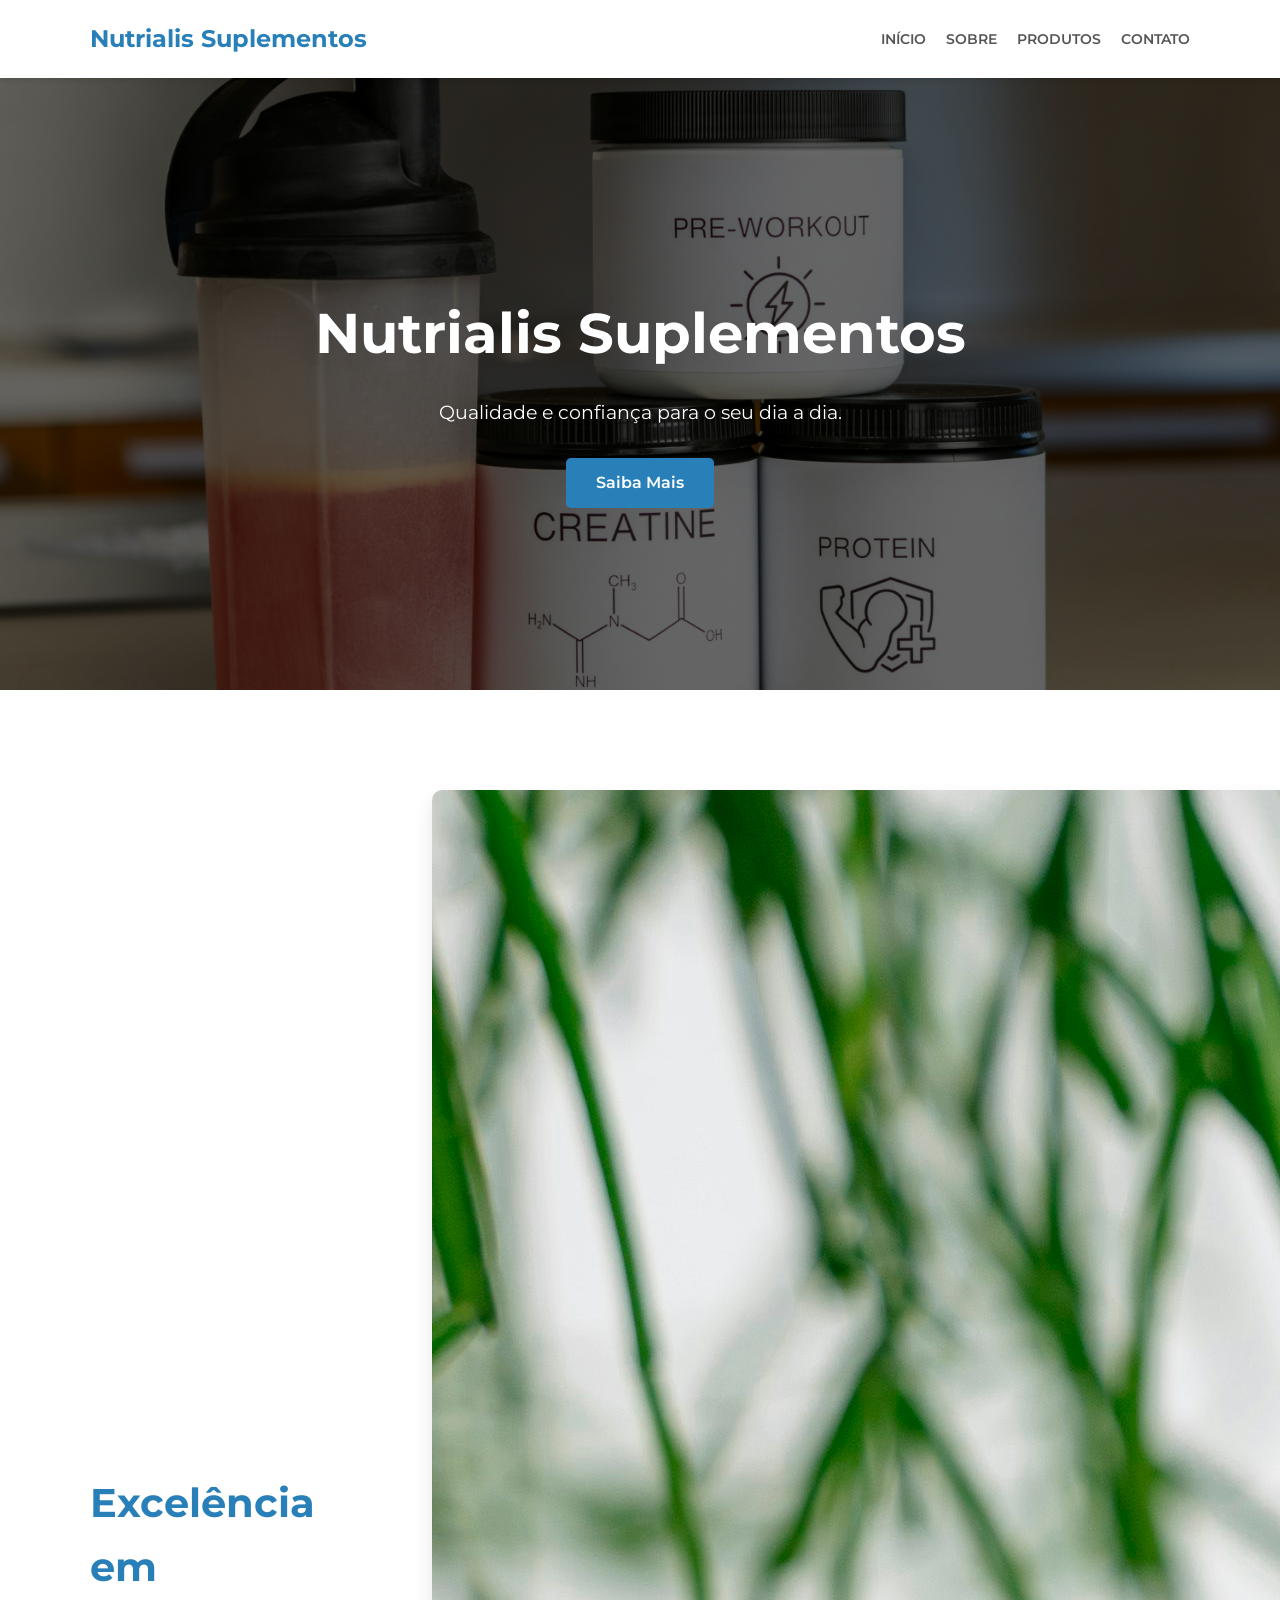
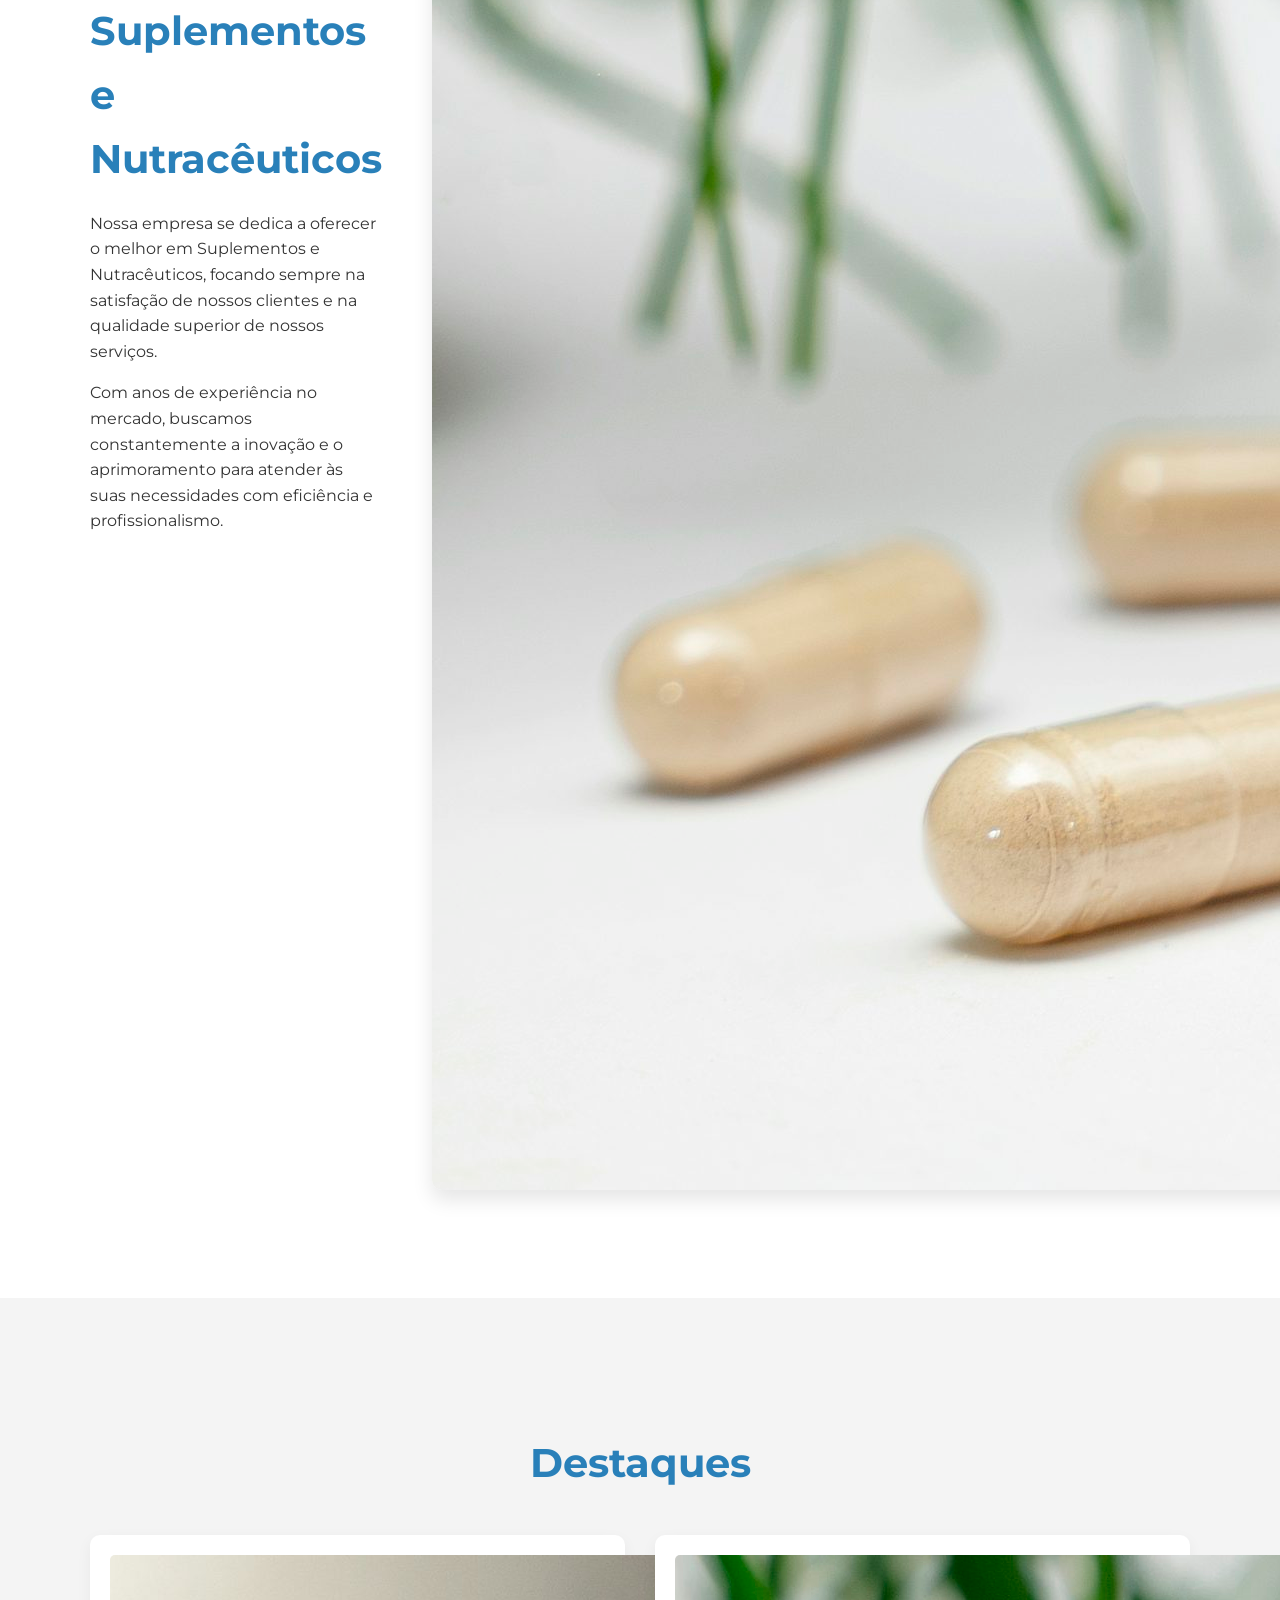
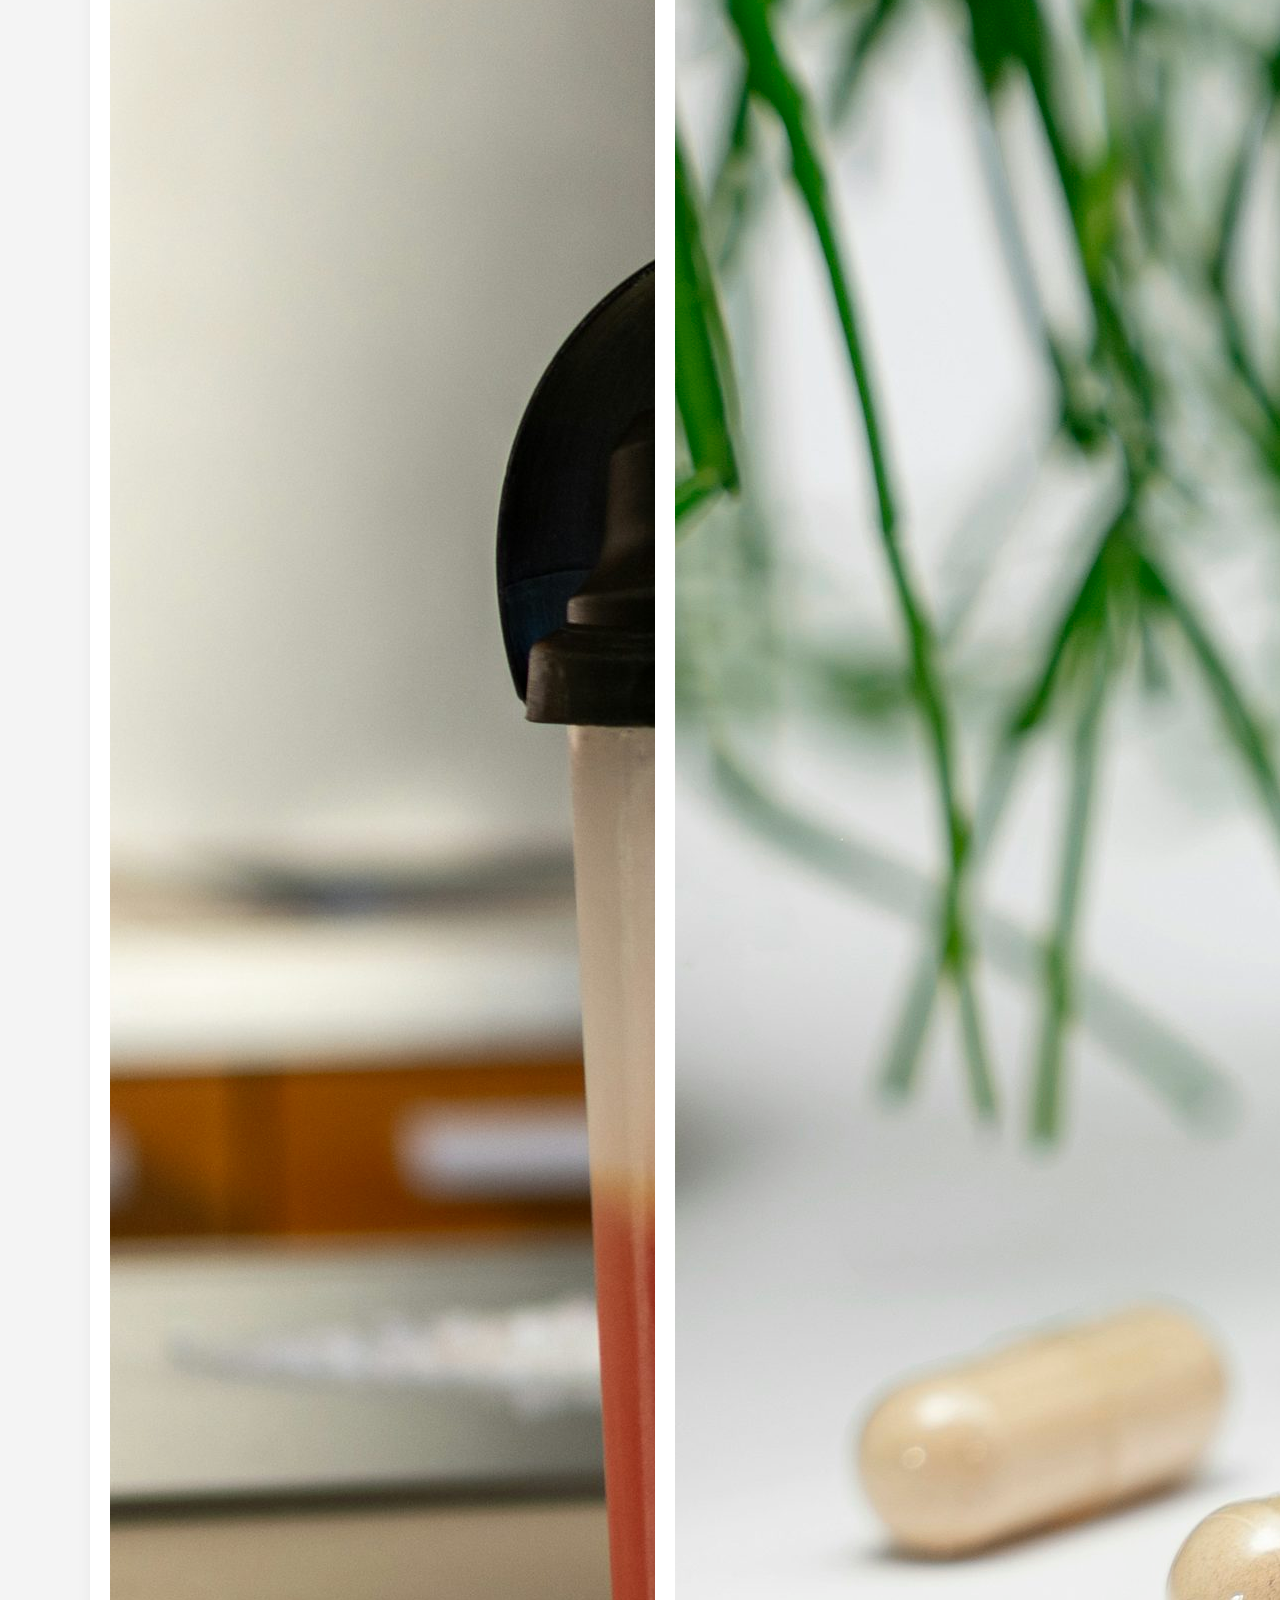
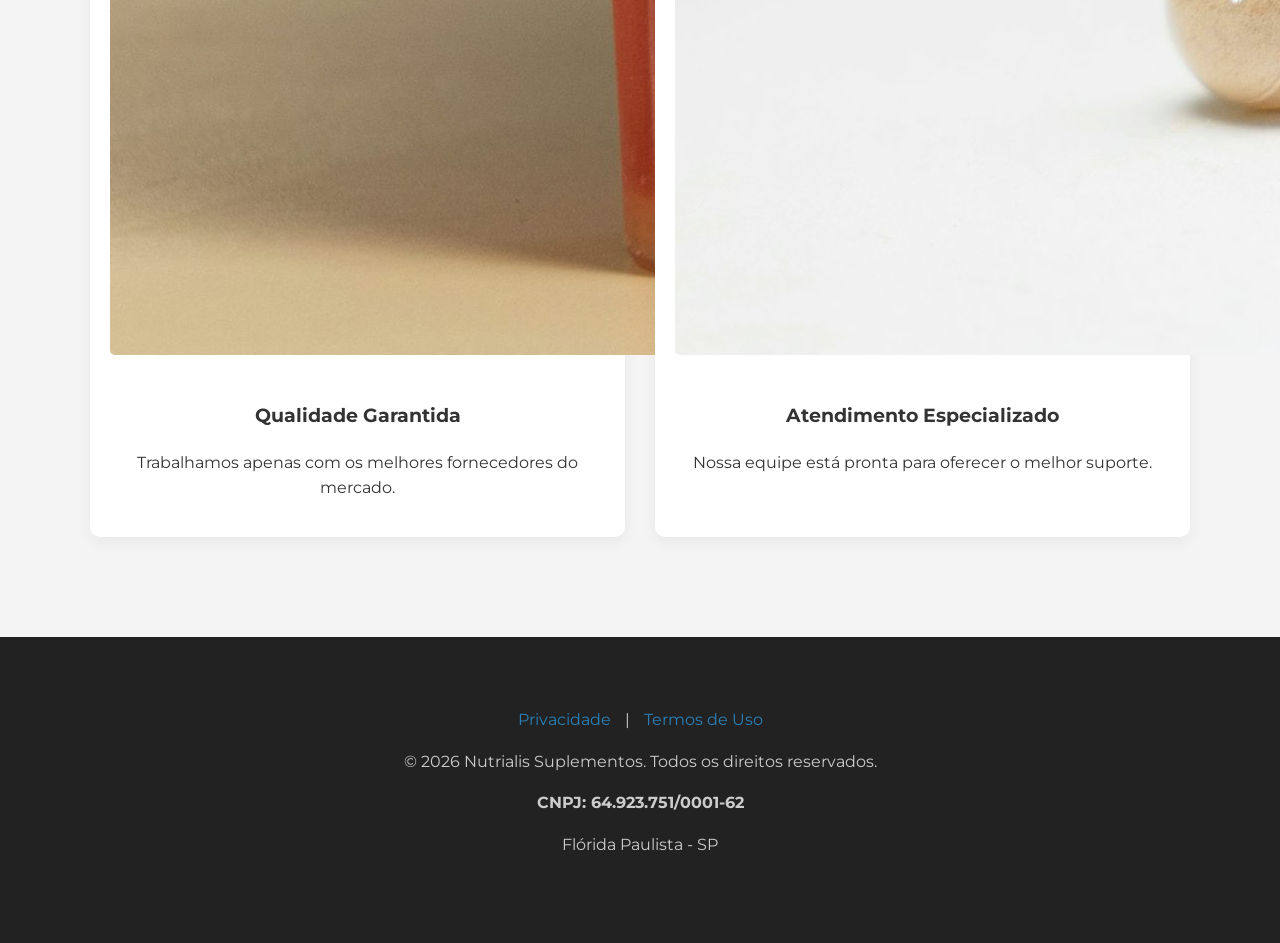
<file: index.html>
<!DOCTYPE html>
<html lang="pt-br">
<head>
    <meta charset="UTF-8">
    <meta name="viewport" content="width=device-width, initial-scale=1.0">
    <title>Nutrialis Suplementos - Suplementos e Nutracêuticos</title>
    <link rel="stylesheet" href="css/style.css">
    <link href="https://fonts.googleapis.com/css2?family=Montserrat:wght@300;400;600;700&display=swap" rel="stylesheet">
</head>
<body>
    <header>
        <nav>
            <div class="container">
                <a href="https://google.com" class="logo">Nutrialis Suplementos</a>
                <ul class="nav-links">
                    <li><a href="https://google.com">Início</a></li>
                    <li><a href="https://google.com">Sobre</a></li>
                    <li><a href="https://google.com">Produtos</a></li>
                    <li><a href="https://google.com">Contato</a></li>
                </ul>
            </div>
        </nav>
    </header>

    <section class="hero">
        <div class="container">
            <h1>Nutrialis Suplementos</h1>
            <p>Qualidade e confiança para o seu dia a dia.</p>
            <a href="https://google.com" class="btn">Saiba Mais</a>
        </div>
    </section>

    <section class="about">
        <div class="container">
            <div class="about-content">
                <div class="about-text">
                    <h2>Excelência em Suplementos e Nutracêuticos</h2>
                    <p>Nossa empresa se dedica a oferecer o melhor em Suplementos e Nutracêuticos, focando sempre na satisfação de nossos clientes e na qualidade superior de nossos serviços.</p>
                    <p>Com anos de experiência no mercado, buscamos constantemente a inovação e o aprimoramento para atender às suas necessidades com eficiência e profissionalismo.</p>
                </div>
                <div class="about-image">
                    <img src="images/about.jpg" alt="Sobre Nós" class="clickable-image">
                </div>
            </div>
        </div>
    </section>

    <section class="specialties">
        <div class="container">
            <h2>Destaques</h2>
            <div class="grid">
                <div class="card">
                    <img src="images/dish1.jpg" alt="Destaque 1" class="clickable-image">
                    <h3>Qualidade Garantida</h3>
                    <p>Trabalhamos apenas com os melhores fornecedores do mercado.</p>
                </div>
                <div class="card">
                    <img src="images/dish2.jpg" alt="Destaque 2" class="clickable-image">
                    <h3>Atendimento Especializado</h3>
                    <p>Nossa equipe está pronta para oferecer o melhor suporte.</p>
                </div>
            </div>
        </div>
    </section>

    <footer>
        <div class="container">
            <div class="footer-links">
                <a href="privacy.html">Privacidade</a> | <a href="terms.html">Termos de Uso</a>
            </div>
            <p>&copy; 2026 Nutrialis Suplementos. Todos os direitos reservados.</p>
            <p><strong>CNPJ: 64.923.751/0001-62</strong></p>
            <p>Flórida Paulista - SP</p>
        </div>
    </footer>
    <script src="js/script.js"></script>
</body>
</html>
</file>
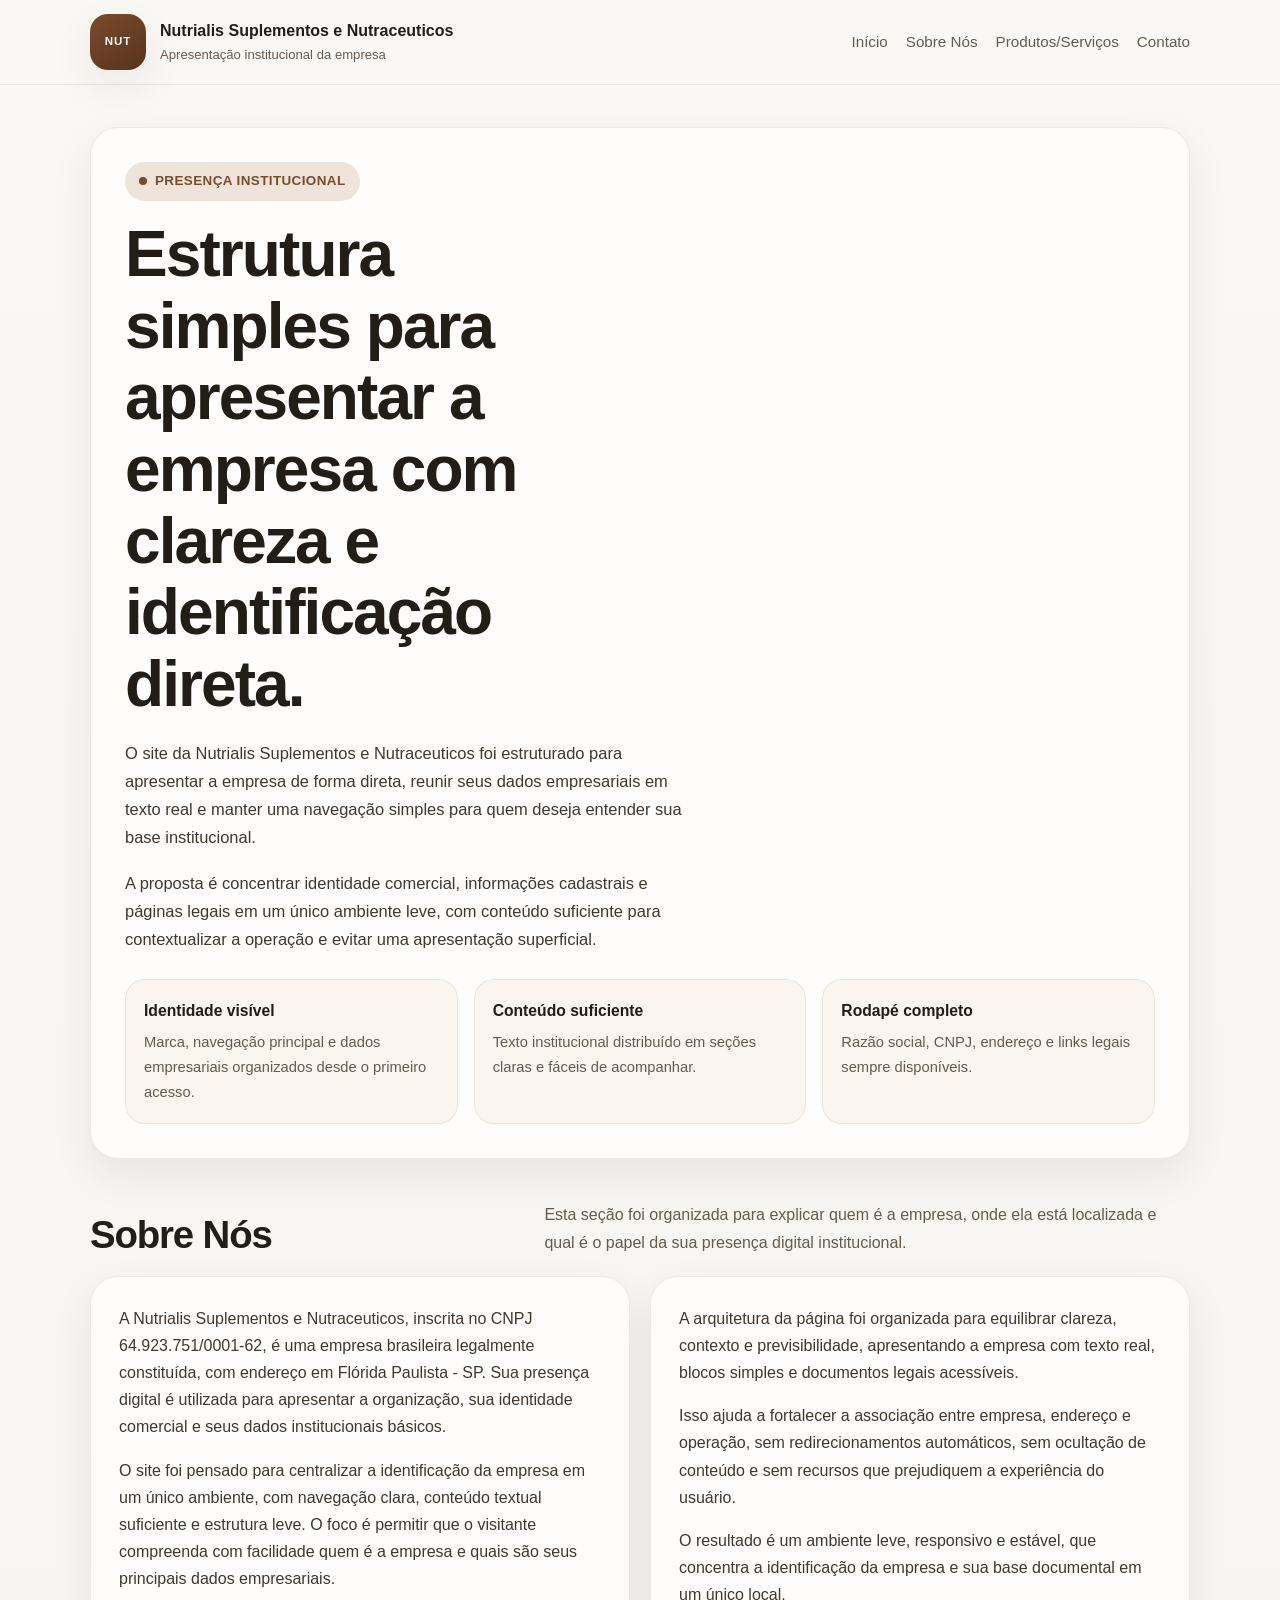
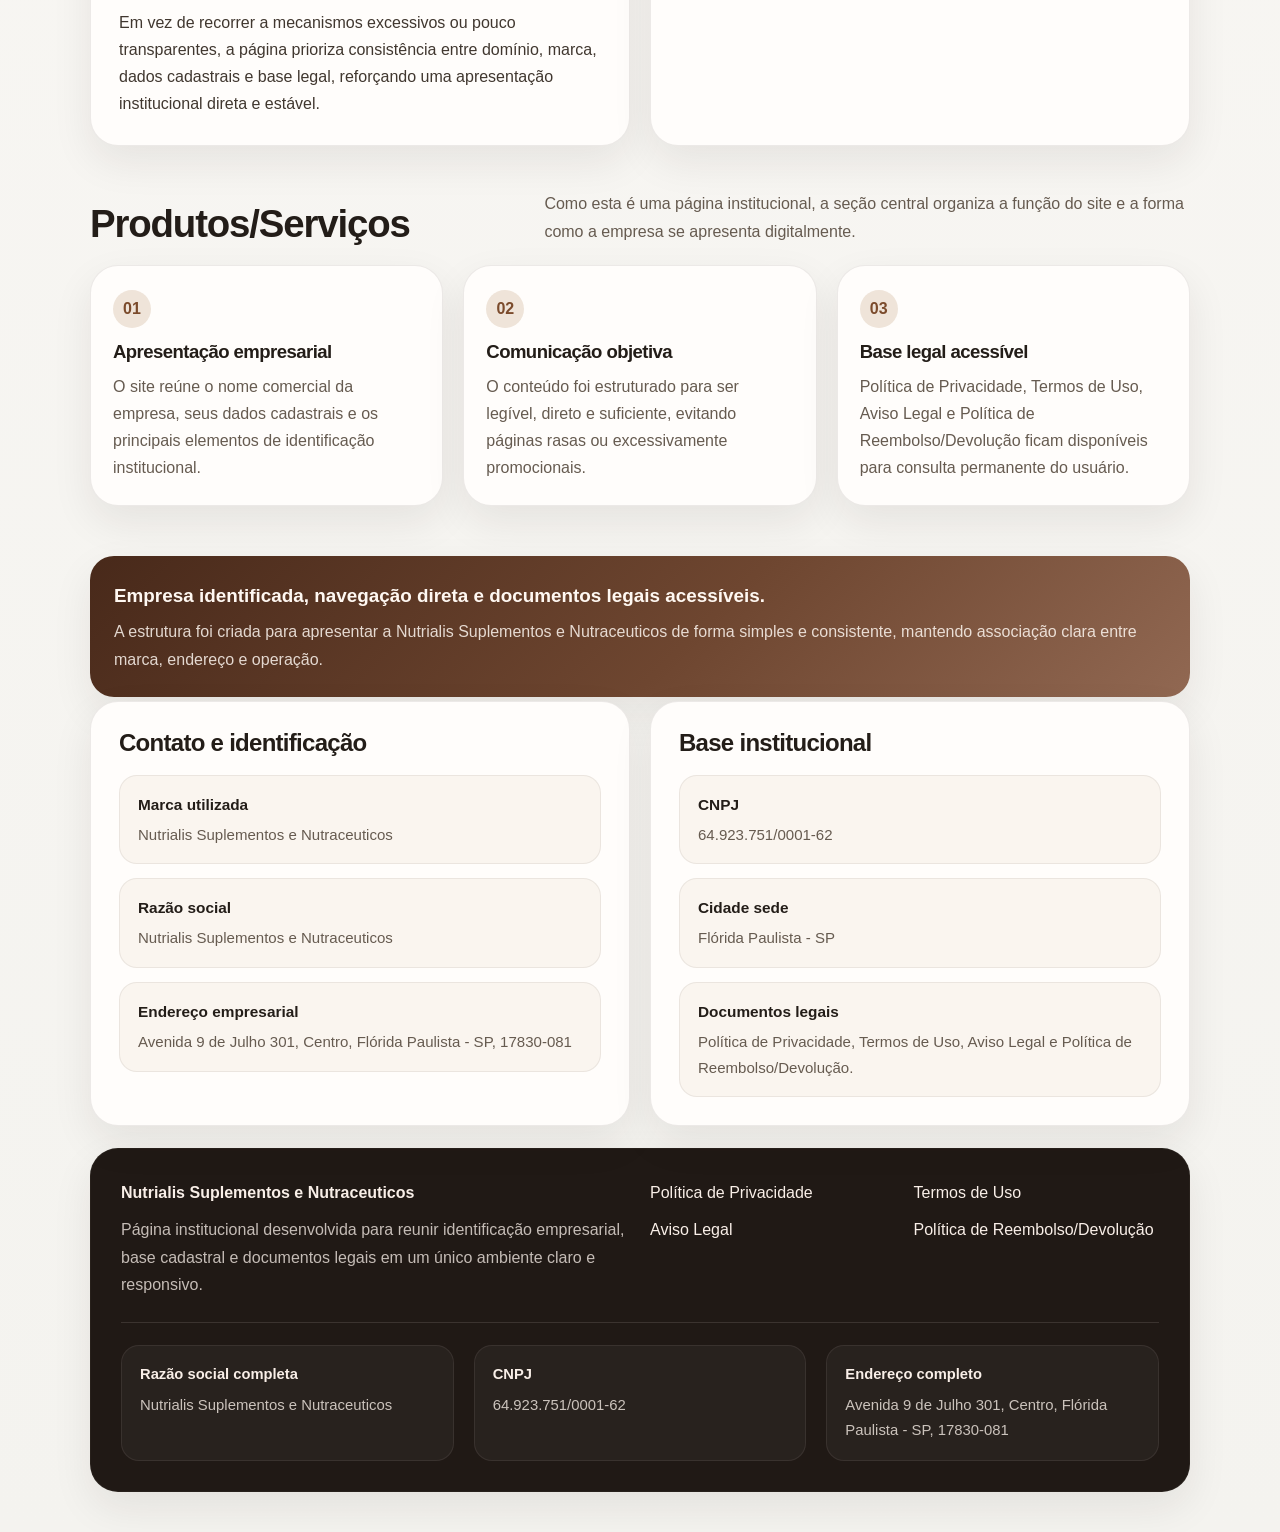
<file: presell_romenia/index.html>
<!DOCTYPE html>
<html lang="pt-BR">
<head>
  <meta charset="UTF-8">
  <meta name="viewport" content="width=device-width, initial-scale=1.0">
  <title>Nutrialis Suplementos e Nutraceuticos</title>
  <meta name="description" content="Nutrialis Suplementos e Nutraceuticos: apresentação institucional da empresa, dados cadastrais, base legal e informações de contato em Flórida Paulista - SP.">
  <style>
    :root {
      --bg: #f4f3ef;
      --surface: #fffdfb;
      --ink: #231d18;
      --muted: #665b50;
      --accent: #7b4b2c;
      --accent-soft: #efe4d9;
      --line: #ddd4c9;
      --shadow: 0 16px 40px rgba(35, 29, 24, 0.08);
    }
    * { box-sizing: border-box; }
    html { scroll-behavior: smooth; }
    body {
      margin: 0;
      font-family: "Segoe UI", Arial, sans-serif;
      color: var(--ink);
      background: linear-gradient(180deg, #faf8f5 0%, var(--bg) 100%);
      line-height: 1.7;
    }
    a { color: inherit; text-decoration: none; }
    .wrap { width: min(1100px, calc(100% - 32px)); margin: 0 auto; }
    .topbar {
      position: sticky;
      top: 0;
      z-index: 40;
      background: rgba(250, 248, 245, 0.92);
      backdrop-filter: blur(10px);
      border-bottom: 1px solid rgba(102, 91, 80, 0.12);
    }
    .topbar-inner {
      min-height: 84px;
      display: flex;
      align-items: center;
      justify-content: space-between;
      gap: 24px;
    }
    .brand {
      display: flex;
      align-items: center;
      gap: 14px;
      min-width: 0;
    }
    .brand-mark {
      width: 56px;
      height: 56px;
      border-radius: 18px;
      display: grid;
      place-items: center;
      background: linear-gradient(145deg, #7b4b2c, #56341d);
      color: #fff7f2;
      font-weight: 800;
      font-size: 0.72rem;
      letter-spacing: 0.08em;
      box-shadow: var(--shadow);
      flex: 0 0 auto;
    }
    .brand-copy strong,
    .brand-copy span { display: block; }
    .brand-copy strong { font-size: 1rem; }
    .brand-copy span { color: var(--muted); font-size: 0.82rem; }
    .nav {
      display: flex;
      flex-wrap: wrap;
      gap: 10px 18px;
      font-size: 0.95rem;
      color: var(--muted);
    }
    .nav a:hover,
    .nav a:focus-visible { color: var(--accent); }
    .hero { padding: 42px 0 20px; }
    .hero-card,
    .card,
    .footer-wrap {
      background: var(--surface);
      border: 1px solid rgba(102, 91, 80, 0.12);
      border-radius: 28px;
      box-shadow: var(--shadow);
    }
    .hero-card { padding: 34px; }
    .eyebrow {
      display: inline-flex;
      align-items: center;
      gap: 8px;
      padding: 8px 14px;
      border-radius: 999px;
      background: var(--accent-soft);
      color: var(--accent);
      font-size: 0.84rem;
      font-weight: 700;
      letter-spacing: 0.03em;
      text-transform: uppercase;
    }
    .eyebrow::before {
      content: "";
      width: 8px;
      height: 8px;
      border-radius: 50%;
      background: var(--accent);
    }
    h1, h2, h3 {
      margin: 0;
      line-height: 1.12;
      letter-spacing: -0.03em;
    }
    h1 {
      margin-top: 18px;
      font-size: clamp(2.2rem, 5vw, 4rem);
      max-width: 11ch;
    }
    .hero-card p {
      margin: 18px 0 0;
      max-width: 62ch;
      color: #40372f;
      font-size: 1.03rem;
    }
    .hero-points {
      display: grid;
      grid-template-columns: repeat(3, minmax(0, 1fr));
      gap: 16px;
      margin-top: 26px;
    }
    .point {
      padding: 18px;
      border-radius: 20px;
      background: #faf5ef;
      border: 1px solid rgba(102, 91, 80, 0.1);
    }
    .point strong { display: block; margin-bottom: 6px; font-size: 0.98rem; }
    .point span { display: block; color: var(--muted); font-size: 0.92rem; }
    section { padding: 22px 0; }
    .section-head {
      display: grid;
      grid-template-columns: minmax(0, 0.8fr) minmax(0, 1.2fr);
      gap: 24px;
      align-items: end;
      margin-bottom: 20px;
    }
    .section-head h2 { font-size: clamp(1.9rem, 3vw, 2.9rem); }
    .section-head p { margin: 0; color: var(--muted); }
    .about-grid,
    .services-grid,
    .contact-grid,
    .footer-top,
    .fiscal { display: grid; gap: 20px; }
    .about-grid,
    .contact-grid,
    .footer-top { grid-template-columns: 1fr 1fr; }
    .about-copy,
    .about-notes,
    .contact-panel,
    .identity-panel { padding: 28px; }
    .about-copy p,
    .about-notes p,
    .contact-panel p,
    .identity-panel p {
      margin: 0 0 16px;
      color: #40372f;
    }
    .about-copy p:last-child,
    .about-notes p:last-child,
    .contact-panel p:last-child,
    .identity-panel p:last-child { margin-bottom: 0; }
    .services-grid { grid-template-columns: repeat(3, minmax(0, 1fr)); }
    .service-card { padding: 24px 22px; }
    .service-index {
      display: inline-flex;
      width: 38px;
      height: 38px;
      align-items: center;
      justify-content: center;
      margin-bottom: 14px;
      border-radius: 50%;
      background: var(--accent-soft);
      color: var(--accent);
      font-weight: 700;
    }
    .service-card h3 { font-size: 1.16rem; margin-bottom: 10px; }
    .service-card p { margin: 0; color: var(--muted); }
    .detail-list {
      display: grid;
      gap: 14px;
      margin-top: 18px;
    }
    .detail {
      padding: 16px 18px;
      border-radius: 18px;
      background: #faf5ef;
      border: 1px solid rgba(102, 91, 80, 0.1);
    }
    .detail strong {
      display: block;
      margin-bottom: 4px;
      font-size: 0.96rem;
    }
    .detail span {
      display: block;
      color: var(--muted);
      font-size: 0.94rem;
      word-break: break-word;
    }
    .cta-band {
      margin: 6px 0 4px;
      padding: 24px;
      border-radius: 24px;
      background: linear-gradient(135deg, #48291a, #6e4630 55%, #916852 100%);
      color: #fff8f2;
      box-shadow: var(--shadow);
    }
    .cta-band strong {
      display: block;
      font-size: 1.18rem;
      margin-bottom: 6px;
    }
    .cta-band p {
      margin: 0;
      color: rgba(255, 248, 242, 0.84);
    }
    footer { padding: 0 0 40px; }
    .footer-wrap {
      padding: 30px;
      background: #201915;
      color: #f9efe8;
    }
    .footer-top {
      padding-bottom: 24px;
      border-bottom: 1px solid rgba(249, 239, 232, 0.12);
    }
    .footer-top p {
      margin: 10px 0 0;
      color: rgba(249, 239, 232, 0.76);
      max-width: 60ch;
    }
    .footer-links {
      display: grid;
      grid-template-columns: repeat(2, minmax(0, 1fr));
      gap: 10px 18px;
      align-content: start;
    }
    .footer-links a:hover,
    .footer-links a:focus-visible { color: #ffd7c0; }
    .fiscal {
      grid-template-columns: repeat(3, minmax(0, 1fr));
      margin-top: 22px;
    }
    .fiscal-box {
      padding: 16px 18px;
      border-radius: 18px;
      background: rgba(255, 255, 255, 0.04);
      border: 1px solid rgba(249, 239, 232, 0.08);
    }
    .fiscal-box strong {
      display: block;
      margin-bottom: 6px;
      font-size: 0.92rem;
    }
    .fiscal-box span {
      display: block;
      color: rgba(249, 239, 232, 0.78);
      font-size: 0.93rem;
    }
    @media (max-width: 960px) {
      .section-head,
      .about-grid,
      .contact-grid,
      .footer-top,
      .services-grid,
      .fiscal,
      .hero-points { grid-template-columns: 1fr; }
      .topbar-inner {
        min-height: auto;
        padding: 12px 0;
        align-items: flex-start;
        flex-direction: column;
      }
    }
    @media (max-width: 640px) {
      .wrap { width: min(100% - 20px, 1100px); }
      .hero-card,
      .about-copy,
      .about-notes,
      .contact-panel,
      .identity-panel,
      .footer-wrap {
        padding-left: 20px;
        padding-right: 20px;
      }
      .nav { font-size: 0.86rem; }
      .footer-links { grid-template-columns: 1fr; }
    }
  </style>
</head>
<body>
  <header class="topbar">
    <div class="wrap topbar-inner">
      <a class="brand" href="#inicio" aria-label="Ir para o início">
        <div class="brand-mark" aria-hidden="true">NUT</div>
        <div class="brand-copy">
          <strong>Nutrialis Suplementos e Nutraceuticos</strong>
          <span>Apresentação institucional da empresa</span>
        </div>
      </a>
      <nav class="nav" aria-label="Navegação principal">
        <a href="#inicio">Início</a>
        <a href="#sobre">Sobre Nós</a>
        <a href="#servicos">Produtos/Serviços</a>
        <a href="#contato">Contato</a>
      </nav>
    </div>
  </header>

  <main>
    <section class="hero" id="inicio">
      <div class="wrap">
        <div class="hero-card">
          <span class="eyebrow">Presença institucional</span>
          <h1>Estrutura simples para apresentar a empresa com clareza e identificação direta.</h1>
          <p>
            O site da Nutrialis Suplementos e Nutraceuticos foi estruturado para apresentar a empresa de
            forma direta, reunir seus dados empresariais em texto real e manter uma navegação simples
            para quem deseja entender sua base institucional.
          </p>
          <p>
            A proposta é concentrar identidade comercial, informações cadastrais e páginas legais em um
            único ambiente leve, com conteúdo suficiente para contextualizar a operação e evitar uma
            apresentação superficial.
          </p>
          <div class="hero-points">
            <div class="point">
              <strong>Identidade visível</strong>
              <span>Marca, navegação principal e dados empresariais organizados desde o primeiro acesso.</span>
            </div>
            <div class="point">
              <strong>Conteúdo suficiente</strong>
              <span>Texto institucional distribuído em seções claras e fáceis de acompanhar.</span>
            </div>
            <div class="point">
              <strong>Rodapé completo</strong>
              <span>Razão social, CNPJ, endereço e links legais sempre disponíveis.</span>
            </div>
          </div>
        </div>
      </div>
    </section>

    <section id="sobre">
      <div class="wrap">
        <div class="section-head">
          <h2>Sobre Nós</h2>
          <p>
            Esta seção foi organizada para explicar quem é a empresa, onde ela está localizada e qual é
            o papel da sua presença digital institucional.
          </p>
        </div>
        <div class="about-grid">
          <article class="card about-copy">
            <p>
              A Nutrialis Suplementos e Nutraceuticos, inscrita no CNPJ 64.923.751/0001-62, é uma
              empresa brasileira legalmente constituída, com endereço em Flórida Paulista - SP. Sua
              presença digital é utilizada para apresentar a organização, sua identidade comercial e seus
              dados institucionais básicos.
            </p>
            <p>
              O site foi pensado para centralizar a identificação da empresa em um único ambiente, com
              navegação clara, conteúdo textual suficiente e estrutura leve. O foco é permitir que o
              visitante compreenda com facilidade quem é a empresa e quais são seus principais dados
              empresariais.
            </p>
            <p>
              Em vez de recorrer a mecanismos excessivos ou pouco transparentes, a página prioriza
              consistência entre domínio, marca, dados cadastrais e base legal, reforçando uma
              apresentação institucional direta e estável.
            </p>
          </article>
          <aside class="card about-notes">
            <p>
              A arquitetura da página foi organizada para equilibrar clareza, contexto e previsibilidade,
              apresentando a empresa com texto real, blocos simples e documentos legais acessíveis.
            </p>
            <p>
              Isso ajuda a fortalecer a associação entre empresa, endereço e operação, sem
              redirecionamentos automáticos, sem ocultação de conteúdo e sem recursos que prejudiquem a
              experiência do usuário.
            </p>
            <p>
              O resultado é um ambiente leve, responsivo e estável, que concentra a identificação da
              empresa e sua base documental em um único local.
            </p>
          </aside>
        </div>
      </div>
    </section>

    <section id="servicos">
      <div class="wrap">
        <div class="section-head">
          <h2>Produtos/Serviços</h2>
          <p>
            Como esta é uma página institucional, a seção central organiza a função do site e a forma
            como a empresa se apresenta digitalmente.
          </p>
        </div>
        <div class="services-grid">
          <article class="card service-card">
            <span class="service-index">01</span>
            <h3>Apresentação empresarial</h3>
            <p>
              O site reúne o nome comercial da empresa, seus dados cadastrais e os principais elementos
              de identificação institucional.
            </p>
          </article>
          <article class="card service-card">
            <span class="service-index">02</span>
            <h3>Comunicação objetiva</h3>
            <p>
              O conteúdo foi estruturado para ser legível, direto e suficiente, evitando páginas rasas
              ou excessivamente promocionais.
            </p>
          </article>
          <article class="card service-card">
            <span class="service-index">03</span>
            <h3>Base legal acessível</h3>
            <p>
              Política de Privacidade, Termos de Uso, Aviso Legal e Política de Reembolso/Devolução
              ficam disponíveis para consulta permanente do usuário.
            </p>
          </article>
        </div>
      </div>
    </section>

    <section id="contato">
      <div class="wrap">
        <div class="cta-band">
          <strong>Empresa identificada, navegação direta e documentos legais acessíveis.</strong>
          <p>
            A estrutura foi criada para apresentar a Nutrialis Suplementos e Nutraceuticos de forma
            simples e consistente, mantendo associação clara entre marca, endereço e operação.
          </p>
        </div>
        <div class="contact-grid">
          <div class="card contact-panel">
            <h2>Contato e identificação</h2>
            <div class="detail-list">
              <div class="detail">
                <strong>Marca utilizada</strong>
                <span>Nutrialis Suplementos e Nutraceuticos</span>
              </div>
              <div class="detail">
                <strong>Razão social</strong>
                <span>Nutrialis Suplementos e Nutraceuticos</span>
              </div>
              <div class="detail">
                <strong>Endereço empresarial</strong>
                <span>Avenida 9 de Julho 301, Centro, Flórida Paulista - SP, 17830-081</span>
              </div>
            </div>
          </div>
          <div class="card identity-panel">
            <h2>Base institucional</h2>
            <div class="detail-list">
              <div class="detail">
                <strong>CNPJ</strong>
                <span>64.923.751/0001-62</span>
              </div>
              <div class="detail">
                <strong>Cidade sede</strong>
                <span>Flórida Paulista - SP</span>
              </div>
              <div class="detail">
                <strong>Documentos legais</strong>
                <span>Política de Privacidade, Termos de Uso, Aviso Legal e Política de Reembolso/Devolução.</span>
              </div>
            </div>
          </div>
        </div>
      </div>
    </section>
  </main>

  <footer>
    <div class="wrap footer-wrap">
      <div class="footer-top">
        <div>
          <strong>Nutrialis Suplementos e Nutraceuticos</strong>
          <p>
            Página institucional desenvolvida para reunir identificação empresarial, base cadastral e
            documentos legais em um único ambiente claro e responsivo.
          </p>
        </div>
        <nav class="footer-links" aria-label="Links legais">
          <a href="privacy.html">Política de Privacidade</a>
          <a href="terms.html">Termos de Uso</a>
          <a href="disclaimer.html">Aviso Legal</a>
          <a href="refund.html">Política de Reembolso/Devolução</a>
        </nav>
      </div>
      <div class="fiscal">
        <div class="fiscal-box">
          <strong>Razão social completa</strong>
          <span>Nutrialis Suplementos e Nutraceuticos</span>
        </div>
        <div class="fiscal-box">
          <strong>CNPJ</strong>
          <span>64.923.751/0001-62</span>
        </div>
        <div class="fiscal-box">
          <strong>Endereço completo</strong>
          <span>Avenida 9 de Julho 301, Centro, Flórida Paulista - SP, 17830-081</span>
        </div>
      </div>
    </div>
  </footer>
</body>
</html>
</file>
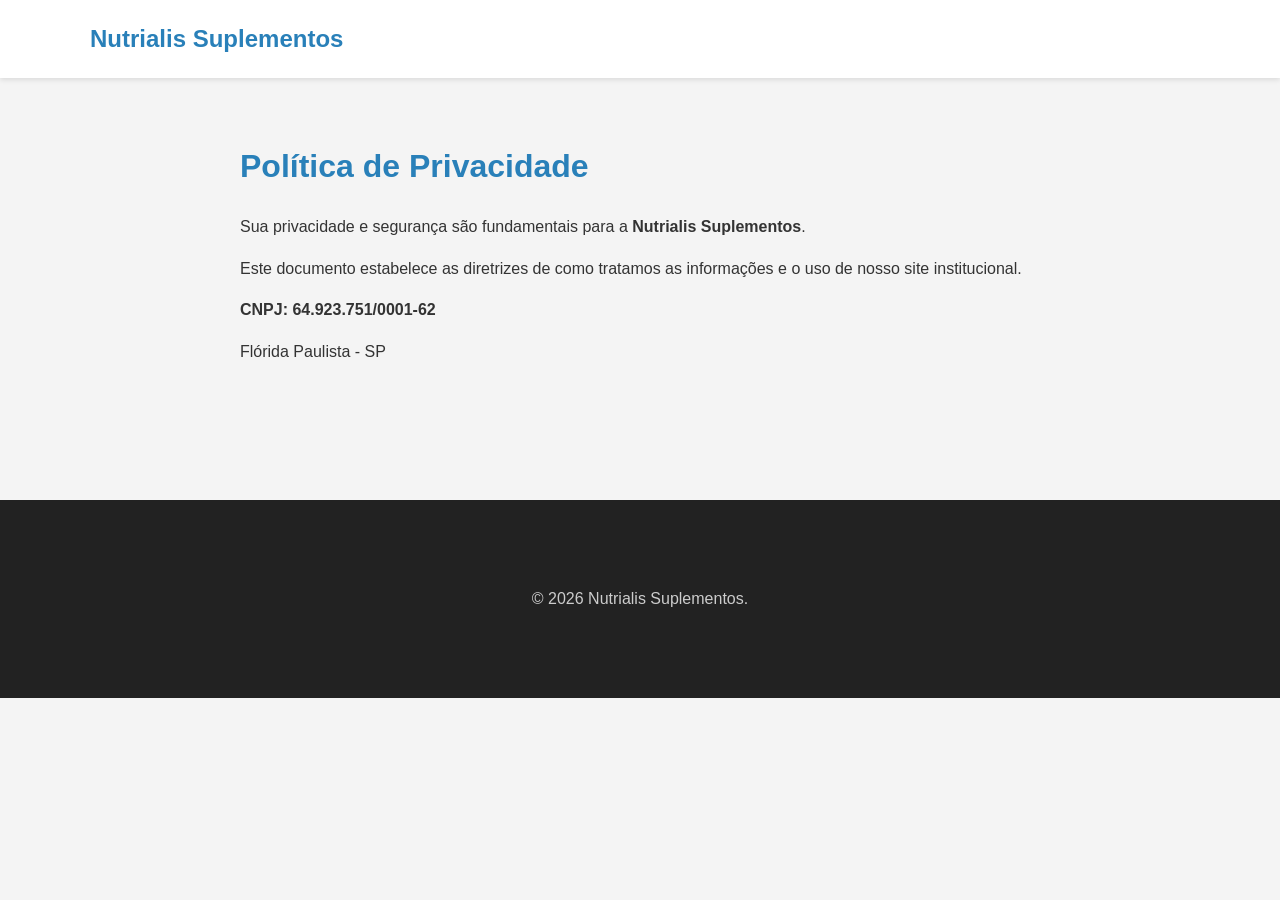
<file: privacy.html>
<!DOCTYPE html>
<html lang="pt-br">
<head>
    <meta charset="UTF-8">
    <meta name="viewport" content="width=device-width, initial-scale=1.0">
    <title>Política de Privacidade - Nutrialis Suplementos</title>
    <link rel="stylesheet" href="css/style.css">
    <style>.legal { padding: 120px 0; max-width: 800px; margin: 0 auto; } h1 { color: #2980b9; }</style>
</head>
<body>
    <header><nav><div class="container"><a href="index.html" class="logo">Nutrialis Suplementos</a></div></nav></header>
    <div class="container legal">
        <h1>Política de Privacidade</h1>
        <p>Sua privacidade e segurança são fundamentais para a <strong>Nutrialis Suplementos</strong>.</p>
        <p>Este documento estabelece as diretrizes de como tratamos as informações e o uso de nosso site institucional.</p>
        <p><strong>CNPJ: 64.923.751/0001-62</strong></p>
        <p>Flórida Paulista - SP</p>
    </div>
    <footer><div class="container"><p>&copy; 2026 Nutrialis Suplementos.</p></div></footer>
</body>
</html>
</file>
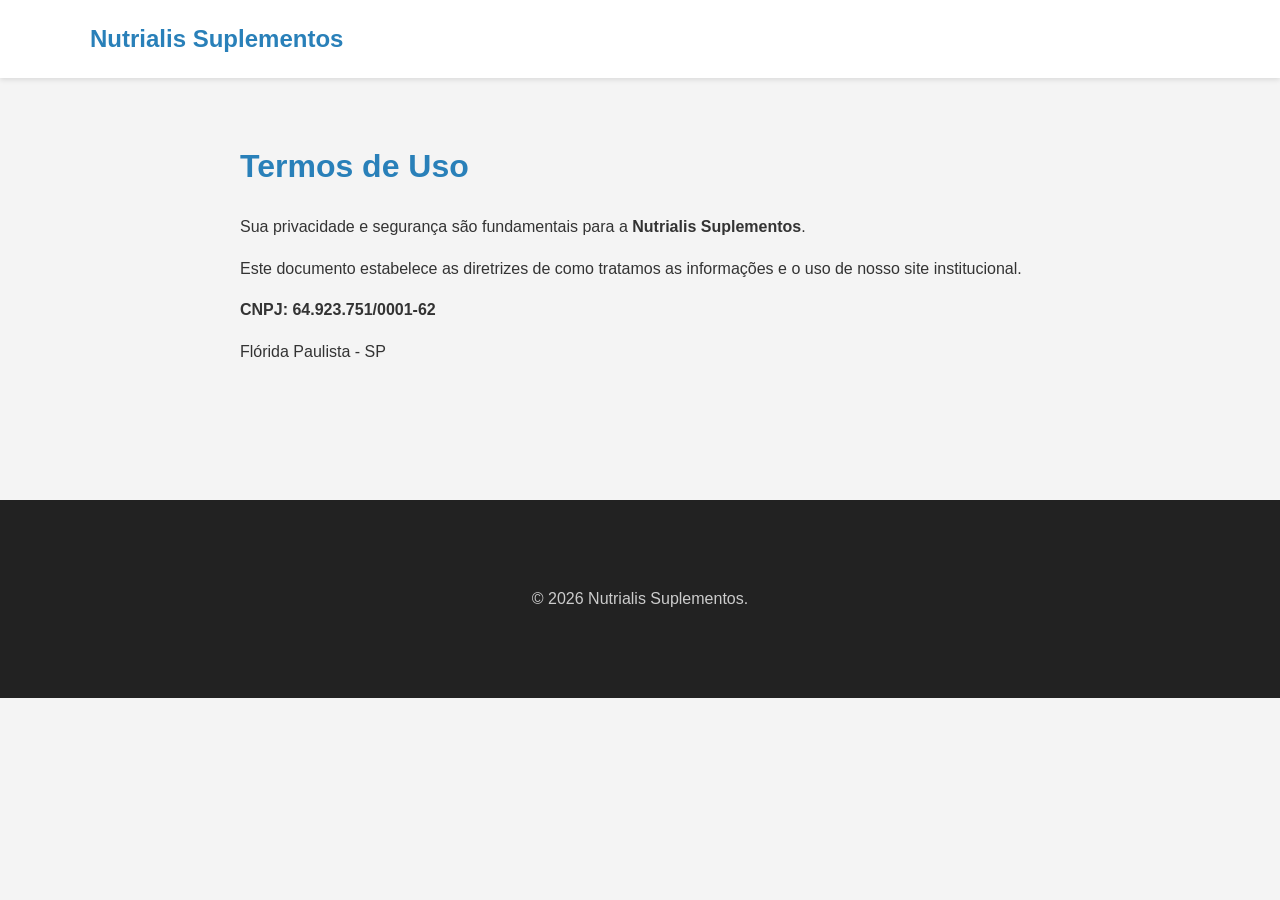
<file: terms.html>
<!DOCTYPE html>
<html lang="pt-br">
<head>
    <meta charset="UTF-8">
    <meta name="viewport" content="width=device-width, initial-scale=1.0">
    <title>Termos de Uso - Nutrialis Suplementos</title>
    <link rel="stylesheet" href="css/style.css">
    <style>.legal { padding: 120px 0; max-width: 800px; margin: 0 auto; } h1 { color: #2980b9; }</style>
</head>
<body>
    <header><nav><div class="container"><a href="index.html" class="logo">Nutrialis Suplementos</a></div></nav></header>
    <div class="container legal">
        <h1>Termos de Uso</h1>
        <p>Sua privacidade e segurança são fundamentais para a <strong>Nutrialis Suplementos</strong>.</p>
        <p>Este documento estabelece as diretrizes de como tratamos as informações e o uso de nosso site institucional.</p>
        <p><strong>CNPJ: 64.923.751/0001-62</strong></p>
        <p>Flórida Paulista - SP</p>
    </div>
    <footer><div class="container"><p>&copy; 2026 Nutrialis Suplementos.</p></div></footer>
</body>
</html>
</file>
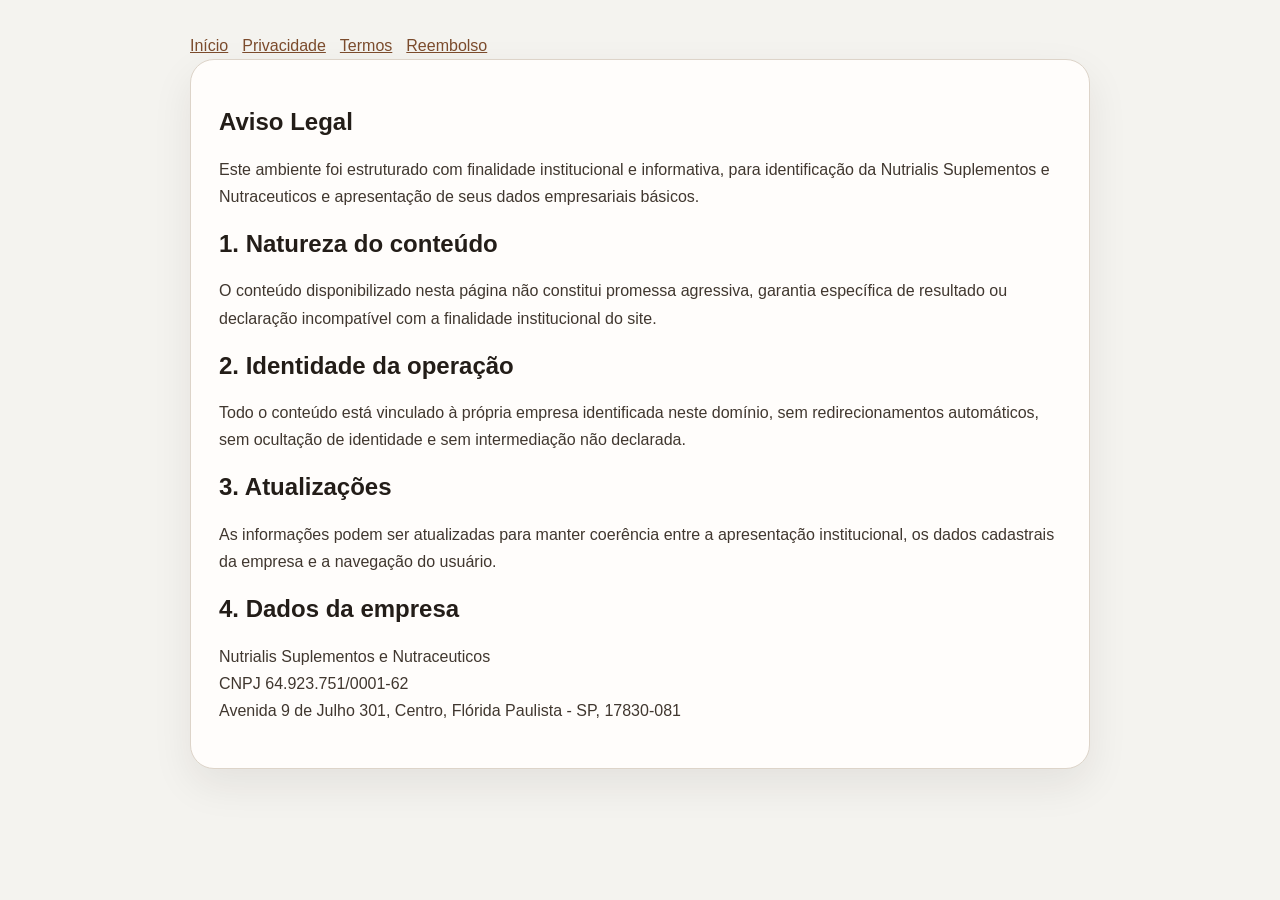
<file: presell_romenia/disclaimer.html>
<!DOCTYPE html>
<html lang="pt-BR">
<head>
  <meta charset="UTF-8">
  <meta name="viewport" content="width=device-width, initial-scale=1.0">
  <title>Aviso Legal | Nutrialis Suplementos e Nutraceuticos</title>
  <style>
    body { margin: 0; font-family: "Segoe UI", Arial, sans-serif; color: #231d18; background: #f4f3ef; line-height: 1.7; }
    .wrap { width: min(900px, calc(100% - 32px)); margin: 0 auto; padding: 32px 0 56px; }
    .card { background: #fffdfb; border: 1px solid #ddd4c9; border-radius: 24px; padding: 28px; box-shadow: 0 16px 40px rgba(35, 29, 24, 0.08); }
    a { color: #7b4b2c; }
    h1, h2 { line-height: 1.15; }
    p { color: #40372f; }
    nav a { margin-right: 14px; }
  </style>
</head>
<body>
  <div class="wrap">
    <nav><a href="index.html">Início</a><a href="privacy.html">Privacidade</a><a href="terms.html">Termos</a><a href="refund.html">Reembolso</a></nav>
    <article class="card">
      <h1>Aviso Legal</h1>
      <p>Este ambiente foi estruturado com finalidade institucional e informativa, para identificação da Nutrialis Suplementos e Nutraceuticos e apresentação de seus dados empresariais básicos.</p>
      <h2>1. Natureza do conteúdo</h2>
      <p>O conteúdo disponibilizado nesta página não constitui promessa agressiva, garantia específica de resultado ou declaração incompatível com a finalidade institucional do site.</p>
      <h2>2. Identidade da operação</h2>
      <p>Todo o conteúdo está vinculado à própria empresa identificada neste domínio, sem redirecionamentos automáticos, sem ocultação de identidade e sem intermediação não declarada.</p>
      <h2>3. Atualizações</h2>
      <p>As informações podem ser atualizadas para manter coerência entre a apresentação institucional, os dados cadastrais da empresa e a navegação do usuário.</p>
      <h2>4. Dados da empresa</h2>
      <p>Nutrialis Suplementos e Nutraceuticos<br>CNPJ 64.923.751/0001-62<br>Avenida 9 de Julho 301, Centro, Flórida Paulista - SP, 17830-081</p>
    </article>
  </div>
</body>
</html>
</file>
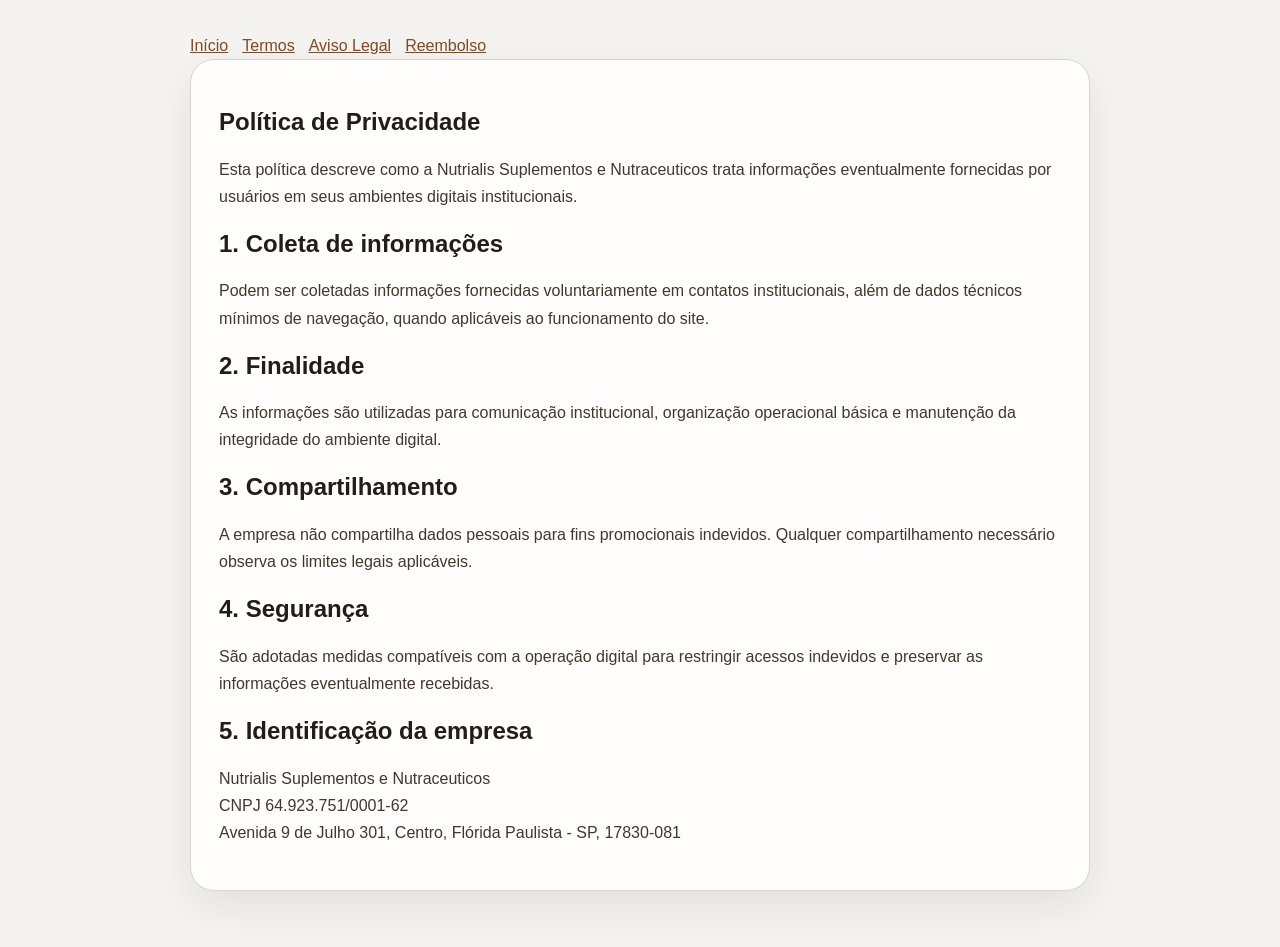
<file: presell_romenia/privacy.html>
<!DOCTYPE html>
<html lang="pt-BR">
<head>
  <meta charset="UTF-8">
  <meta name="viewport" content="width=device-width, initial-scale=1.0">
  <title>Política de Privacidade | Nutrialis Suplementos e Nutraceuticos</title>
  <style>
    body { margin: 0; font-family: "Segoe UI", Arial, sans-serif; color: #231d18; background: #f4f3ef; line-height: 1.7; }
    .wrap { width: min(900px, calc(100% - 32px)); margin: 0 auto; padding: 32px 0 56px; }
    .card { background: #fffdfb; border: 1px solid #ddd4c9; border-radius: 24px; padding: 28px; box-shadow: 0 16px 40px rgba(35, 29, 24, 0.08); }
    a { color: #7b4b2c; }
    h1, h2 { line-height: 1.15; }
    p { color: #40372f; }
    nav a { margin-right: 14px; }
  </style>
</head>
<body>
  <div class="wrap">
    <nav><a href="index.html">Início</a><a href="terms.html">Termos</a><a href="disclaimer.html">Aviso Legal</a><a href="refund.html">Reembolso</a></nav>
    <article class="card">
      <h1>Política de Privacidade</h1>
      <p>Esta política descreve como a Nutrialis Suplementos e Nutraceuticos trata informações eventualmente fornecidas por usuários em seus ambientes digitais institucionais.</p>
      <h2>1. Coleta de informações</h2>
      <p>Podem ser coletadas informações fornecidas voluntariamente em contatos institucionais, além de dados técnicos mínimos de navegação, quando aplicáveis ao funcionamento do site.</p>
      <h2>2. Finalidade</h2>
      <p>As informações são utilizadas para comunicação institucional, organização operacional básica e manutenção da integridade do ambiente digital.</p>
      <h2>3. Compartilhamento</h2>
      <p>A empresa não compartilha dados pessoais para fins promocionais indevidos. Qualquer compartilhamento necessário observa os limites legais aplicáveis.</p>
      <h2>4. Segurança</h2>
      <p>São adotadas medidas compatíveis com a operação digital para restringir acessos indevidos e preservar as informações eventualmente recebidas.</p>
      <h2>5. Identificação da empresa</h2>
      <p>Nutrialis Suplementos e Nutraceuticos<br>CNPJ 64.923.751/0001-62<br>Avenida 9 de Julho 301, Centro, Flórida Paulista - SP, 17830-081</p>
    </article>
  </div>
</body>
</html>
</file>
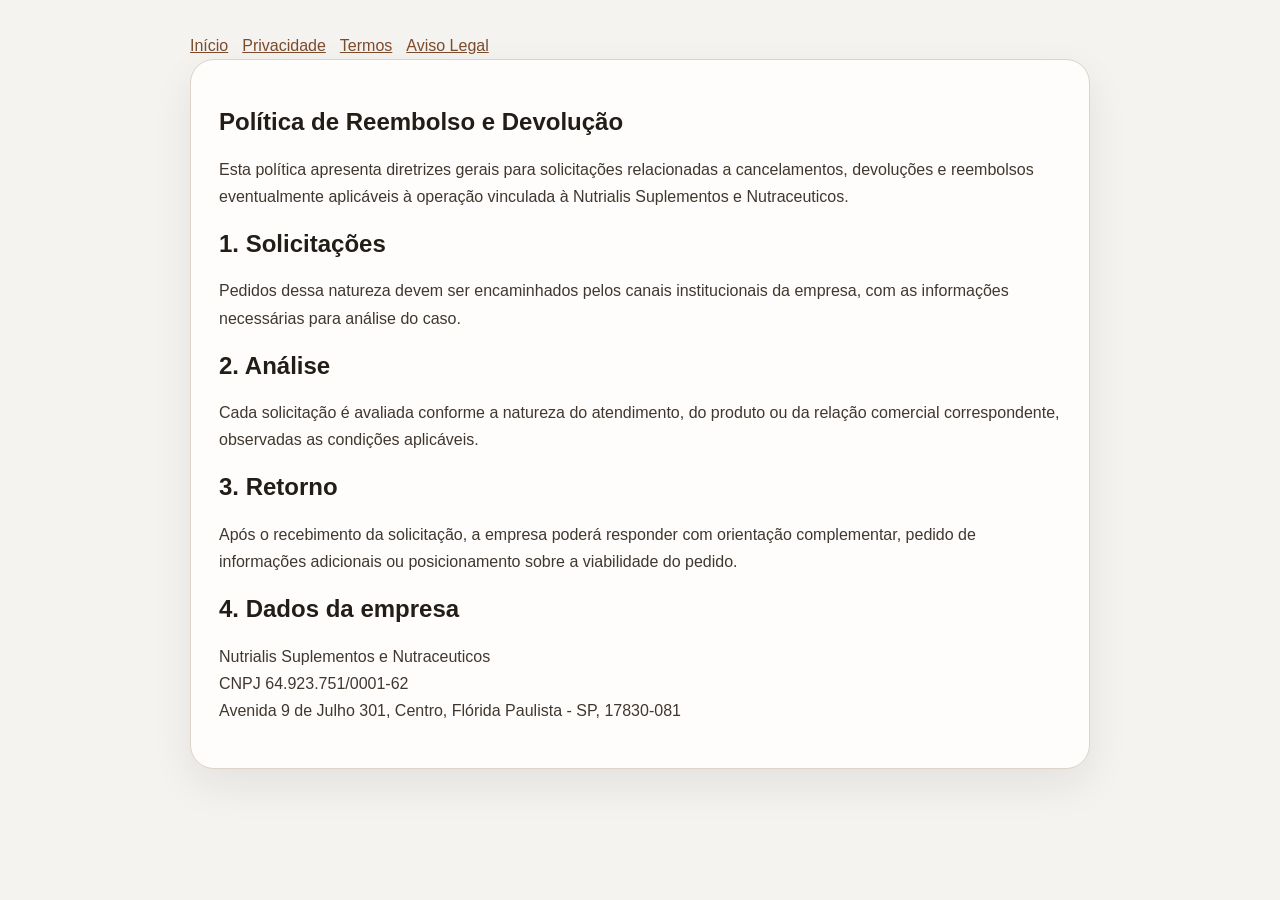
<file: presell_romenia/refund.html>
<!DOCTYPE html>
<html lang="pt-BR">
<head>
  <meta charset="UTF-8">
  <meta name="viewport" content="width=device-width, initial-scale=1.0">
  <title>Política de Reembolso e Devolução | Nutrialis Suplementos e Nutraceuticos</title>
  <style>
    body { margin: 0; font-family: "Segoe UI", Arial, sans-serif; color: #231d18; background: #f4f3ef; line-height: 1.7; }
    .wrap { width: min(900px, calc(100% - 32px)); margin: 0 auto; padding: 32px 0 56px; }
    .card { background: #fffdfb; border: 1px solid #ddd4c9; border-radius: 24px; padding: 28px; box-shadow: 0 16px 40px rgba(35, 29, 24, 0.08); }
    a { color: #7b4b2c; }
    h1, h2 { line-height: 1.15; }
    p { color: #40372f; }
    nav a { margin-right: 14px; }
  </style>
</head>
<body>
  <div class="wrap">
    <nav><a href="index.html">Início</a><a href="privacy.html">Privacidade</a><a href="terms.html">Termos</a><a href="disclaimer.html">Aviso Legal</a></nav>
    <article class="card">
      <h1>Política de Reembolso e Devolução</h1>
      <p>Esta política apresenta diretrizes gerais para solicitações relacionadas a cancelamentos, devoluções e reembolsos eventualmente aplicáveis à operação vinculada à Nutrialis Suplementos e Nutraceuticos.</p>
      <h2>1. Solicitações</h2>
      <p>Pedidos dessa natureza devem ser encaminhados pelos canais institucionais da empresa, com as informações necessárias para análise do caso.</p>
      <h2>2. Análise</h2>
      <p>Cada solicitação é avaliada conforme a natureza do atendimento, do produto ou da relação comercial correspondente, observadas as condições aplicáveis.</p>
      <h2>3. Retorno</h2>
      <p>Após o recebimento da solicitação, a empresa poderá responder com orientação complementar, pedido de informações adicionais ou posicionamento sobre a viabilidade do pedido.</p>
      <h2>4. Dados da empresa</h2>
      <p>Nutrialis Suplementos e Nutraceuticos<br>CNPJ 64.923.751/0001-62<br>Avenida 9 de Julho 301, Centro, Flórida Paulista - SP, 17830-081</p>
    </article>
  </div>
</body>
</html>
</file>
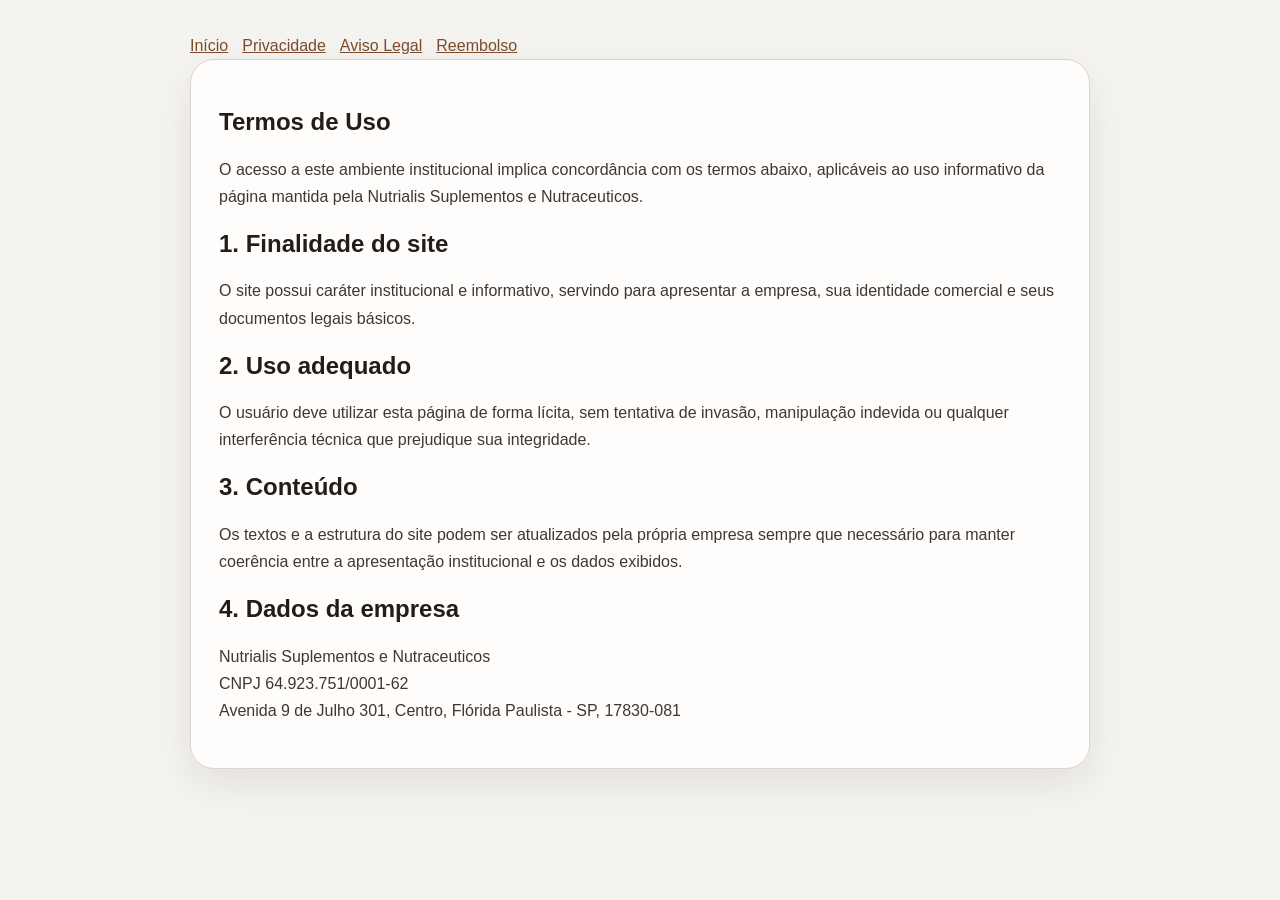
<file: presell_romenia/terms.html>
<!DOCTYPE html>
<html lang="pt-BR">
<head>
  <meta charset="UTF-8">
  <meta name="viewport" content="width=device-width, initial-scale=1.0">
  <title>Termos de Uso | Nutrialis Suplementos e Nutraceuticos</title>
  <style>
    body { margin: 0; font-family: "Segoe UI", Arial, sans-serif; color: #231d18; background: #f4f3ef; line-height: 1.7; }
    .wrap { width: min(900px, calc(100% - 32px)); margin: 0 auto; padding: 32px 0 56px; }
    .card { background: #fffdfb; border: 1px solid #ddd4c9; border-radius: 24px; padding: 28px; box-shadow: 0 16px 40px rgba(35, 29, 24, 0.08); }
    a { color: #7b4b2c; }
    h1, h2 { line-height: 1.15; }
    p { color: #40372f; }
    nav a { margin-right: 14px; }
  </style>
</head>
<body>
  <div class="wrap">
    <nav><a href="index.html">Início</a><a href="privacy.html">Privacidade</a><a href="disclaimer.html">Aviso Legal</a><a href="refund.html">Reembolso</a></nav>
    <article class="card">
      <h1>Termos de Uso</h1>
      <p>O acesso a este ambiente institucional implica concordância com os termos abaixo, aplicáveis ao uso informativo da página mantida pela Nutrialis Suplementos e Nutraceuticos.</p>
      <h2>1. Finalidade do site</h2>
      <p>O site possui caráter institucional e informativo, servindo para apresentar a empresa, sua identidade comercial e seus documentos legais básicos.</p>
      <h2>2. Uso adequado</h2>
      <p>O usuário deve utilizar esta página de forma lícita, sem tentativa de invasão, manipulação indevida ou qualquer interferência técnica que prejudique sua integridade.</p>
      <h2>3. Conteúdo</h2>
      <p>Os textos e a estrutura do site podem ser atualizados pela própria empresa sempre que necessário para manter coerência entre a apresentação institucional e os dados exibidos.</p>
      <h2>4. Dados da empresa</h2>
      <p>Nutrialis Suplementos e Nutraceuticos<br>CNPJ 64.923.751/0001-62<br>Avenida 9 de Julho 301, Centro, Flórida Paulista - SP, 17830-081</p>
    </article>
  </div>
</body>
</html>
</file>
<file: css/style.css>
body { font-family: 'Montserrat', sans-serif; margin: 0; padding: 0; color: #333; line-height: 1.6; background-color: #f4f4f4; }
.container { width: 90%; max-width: 1100px; margin: 0 auto; padding: 20px 0; }
header { background: #fff; box-shadow: 0 2px 5px rgba(0,0,0,0.1); position: fixed; width: 100%; top: 0; z-index: 1000; }
header .container { display: flex; justify-content: space-between; align-items: center; }
.logo { font-size: 1.5em; font-weight: 700; color: #2980b9; text-decoration: none; }
.nav-links { list-style: none; display: flex; margin: 0; padding: 0; }
.nav-links li { margin-left: 20px; }
.nav-links a { text-decoration: none; color: #555; font-weight: 600; font-size: 0.9em; text-transform: uppercase; }
.hero { background: linear-gradient(rgba(0,0,0,0.6), rgba(0,0,0,0.6)), url('../images/hero.jpg') no-repeat center center/cover; height: 70vh; display: flex; align-items: center; justify-content: center; text-align: center; color: #fff; margin-top: 60px; }
.hero h1 { font-size: 3.5em; margin-bottom: 10px; }
.hero p { font-size: 1.2em; margin-bottom: 30px; }
.btn { background: #2980b9; color: #fff; padding: 12px 30px; text-decoration: none; border-radius: 5px; font-weight: 600; display: inline-block; }
.about { padding: 80px 0; background: #fff; }
.about-content { display: flex; align-items: center; gap: 50px; }
.about-text { flex: 1; }
.about-text h2 { color: #2980b9; font-size: 2.5em; margin-bottom: 20px; }
.about-image { flex: 1; }
.about-image img { border-radius: 10px; box-shadow: 0 10px 20px rgba(0,0,0,0.1); }
.specialties { padding: 80px 0; text-align: center; }
.specialties h2 { font-size: 2.5em; margin-bottom: 40px; color: #2980b9; }
.grid { display: grid; grid-template-columns: repeat(auto-fit, minmax(300px, 1fr)); gap: 30px; }
.card { background: #fff; padding: 20px; border-radius: 10px; box-shadow: 0 5px 15px rgba(0,0,0,0.05); }
.card img { border-radius: 5px; margin-bottom: 20px; }
footer { background: #222; color: #ccc; text-align: center; padding: 50px 0; }
.footer-links a { color: #2980b9; text-decoration: none; margin: 0 10px; }
.clickable-image { cursor: pointer; }
@media (max-width: 768px) { .about-content { flex-direction: column; } .hero h1 { font-size: 2.5em; } .nav-links { display: none; } }
</file>
